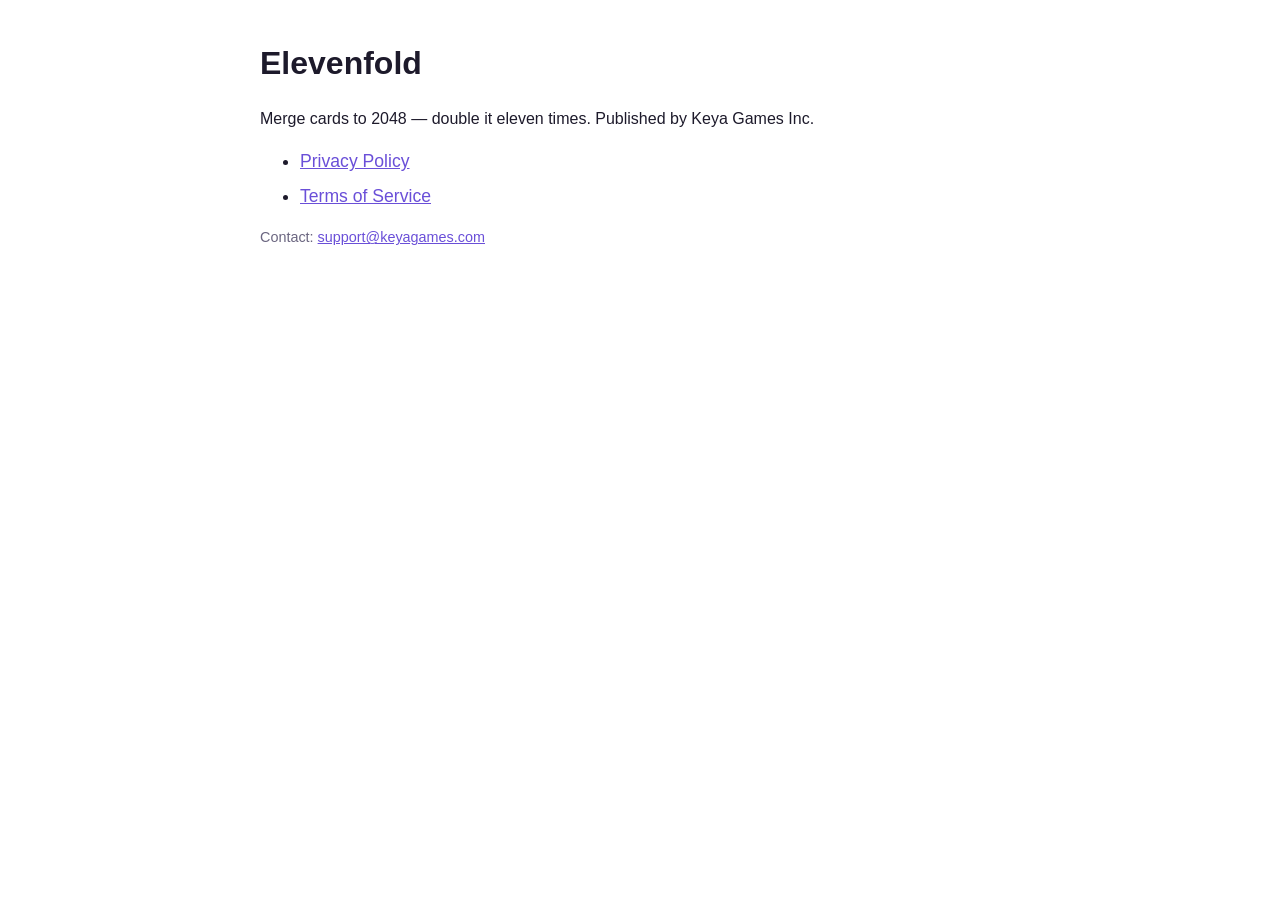
<file: index.html>
<!doctype html>
<html lang="en">
<head>
<meta charset="utf-8">
<meta name="viewport" content="width=device-width, initial-scale=1">
<title>Elevenfold</title>
<link rel="stylesheet" href="style.css">
</head>
<body>
<main>
<h1>Elevenfold</h1>
<p>Merge cards to 2048 — double it eleven times. Published by Keya Games Inc.</p>
<ul class="links">
  <li><a href="privacy-policy.html">Privacy Policy</a></li>
  <li><a href="terms-of-service.html">Terms of Service</a></li>
</ul>
<p class="meta">Contact: <a href="mailto:support@keyagames.com">support@keyagames.com</a></p>
</main>
</body>
</html>
</file>
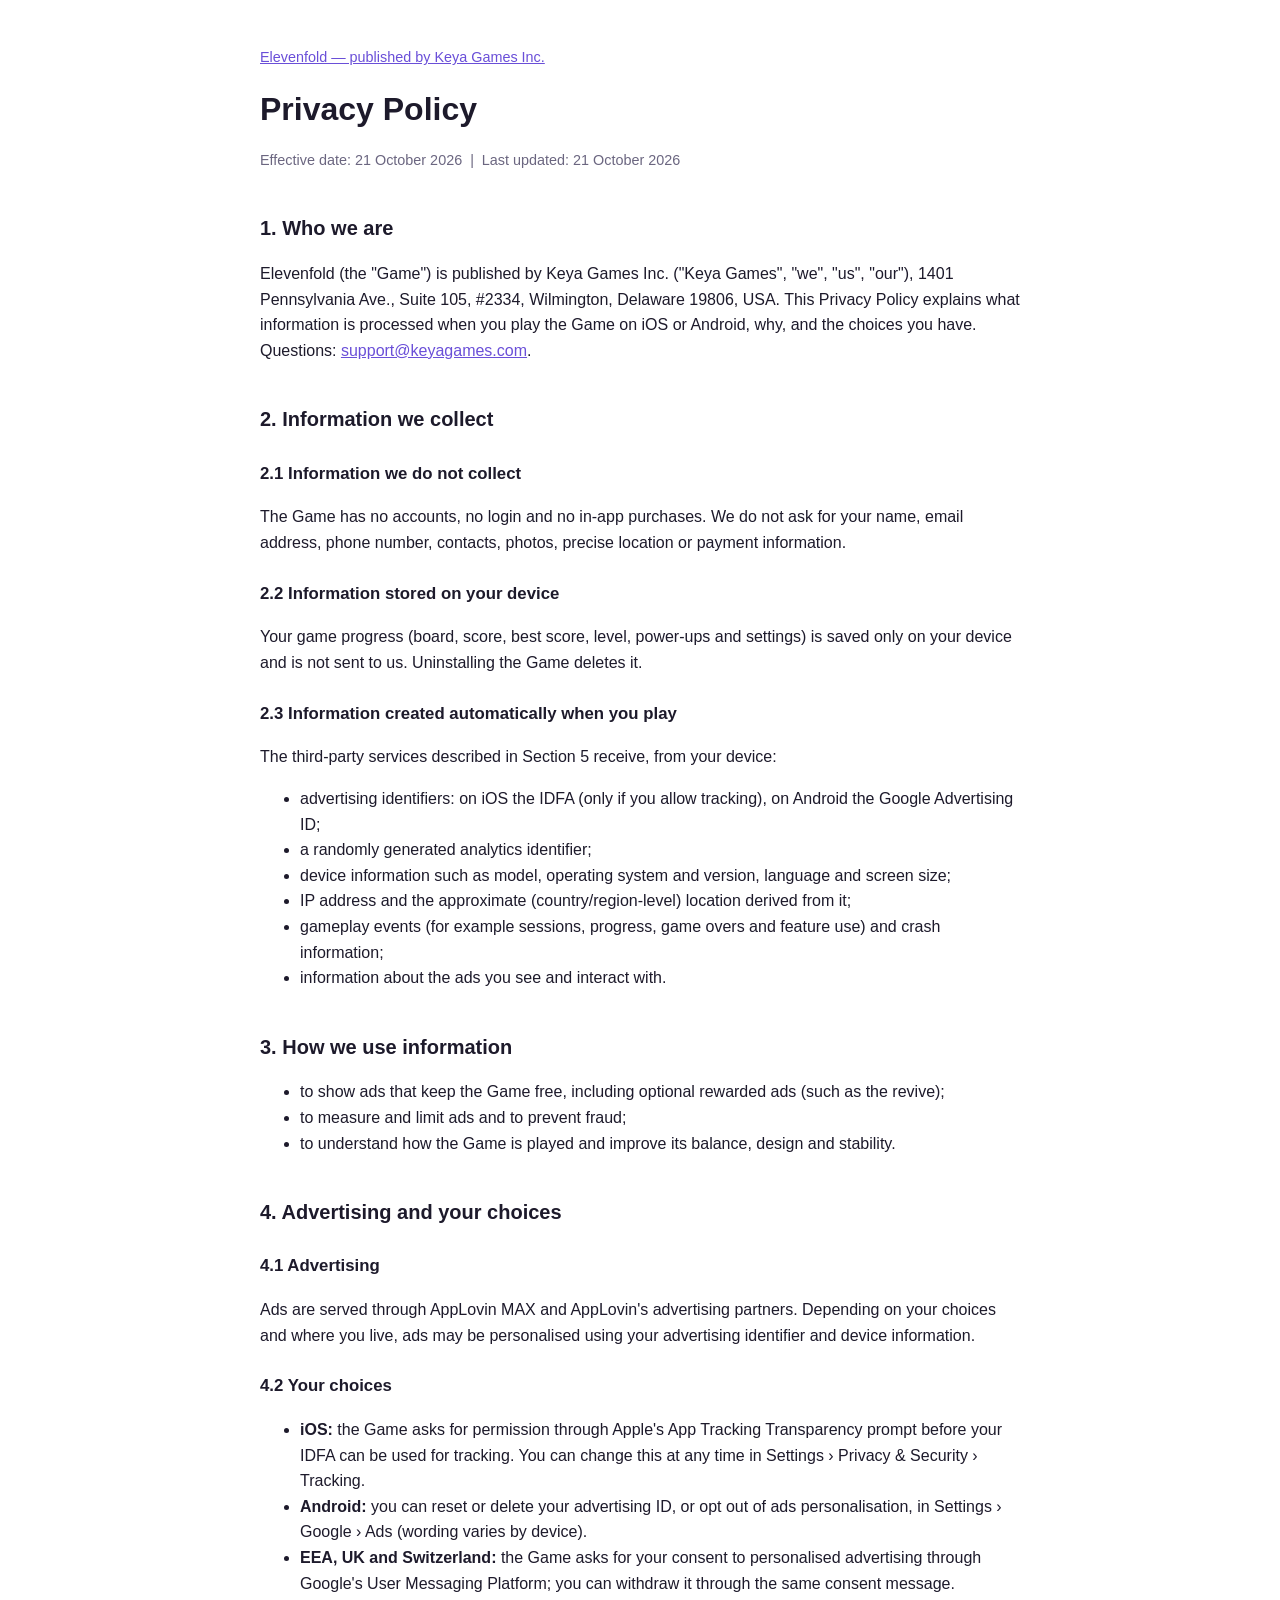
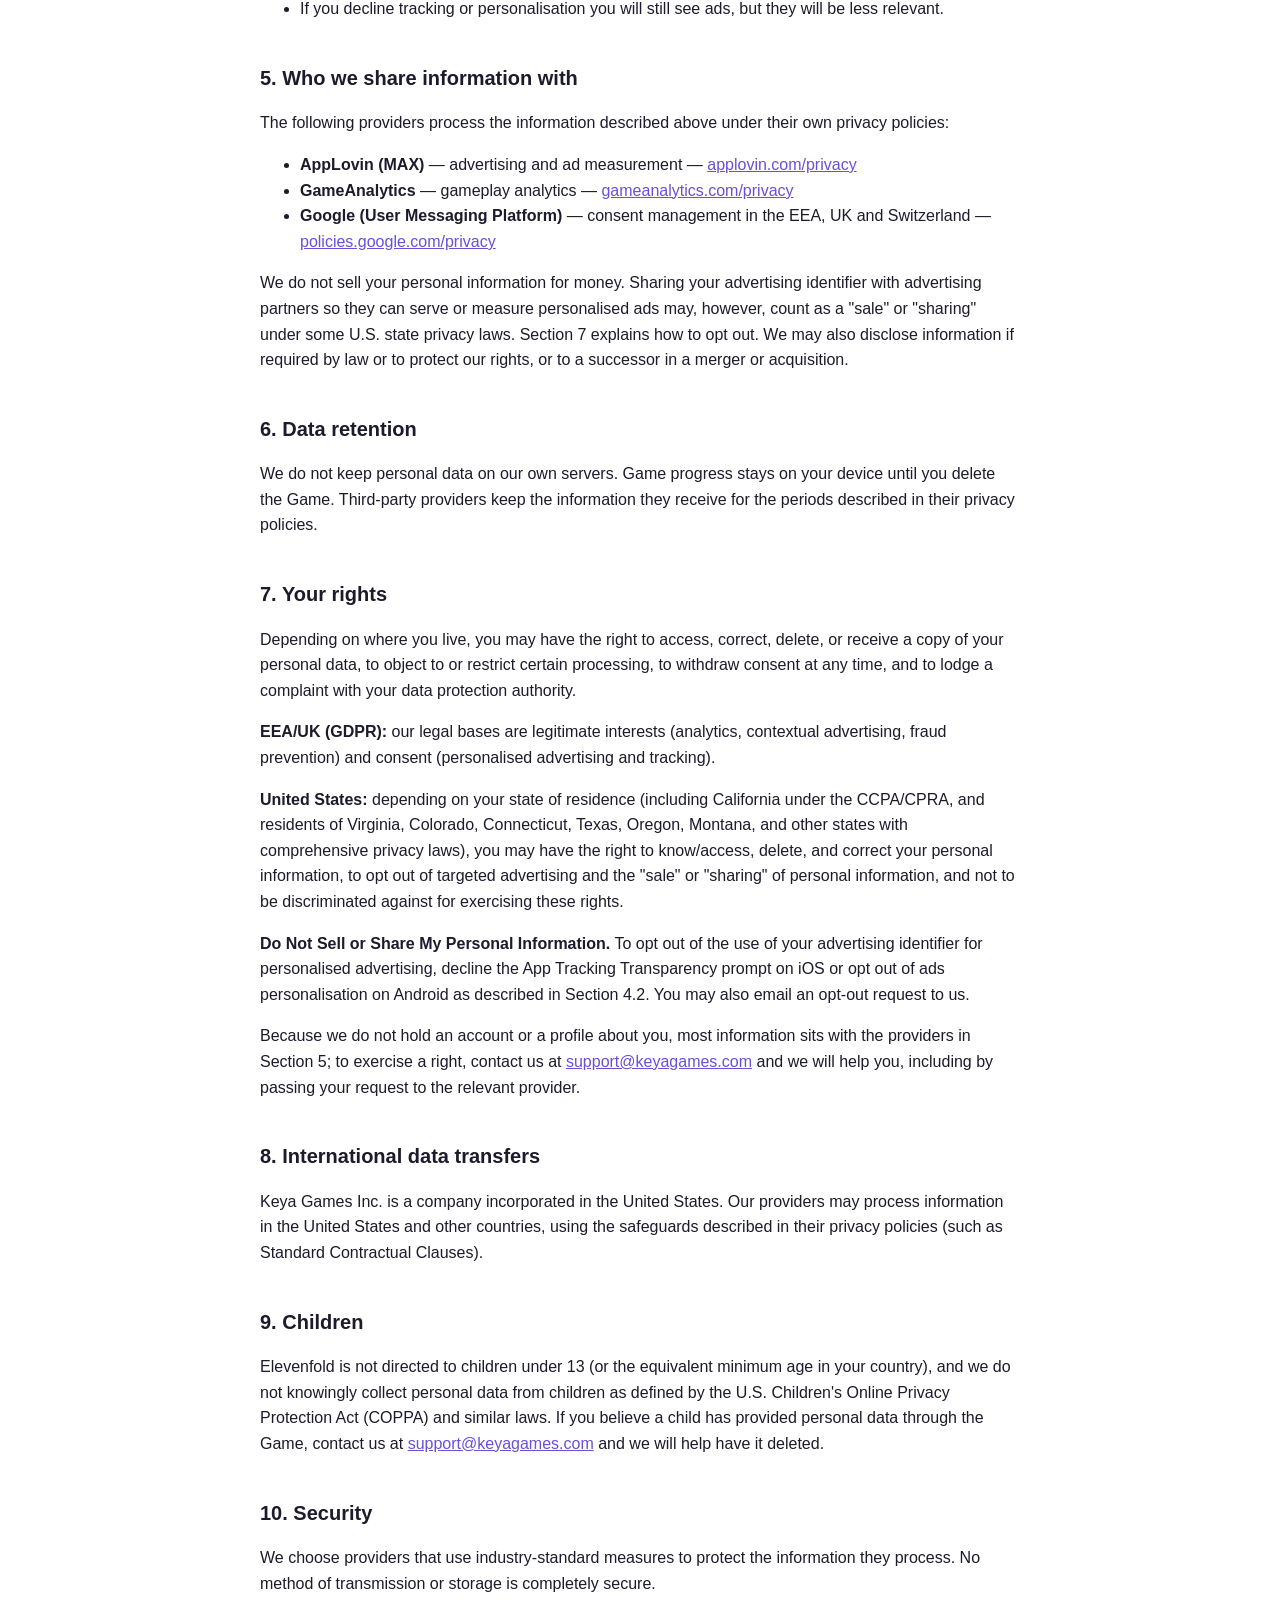
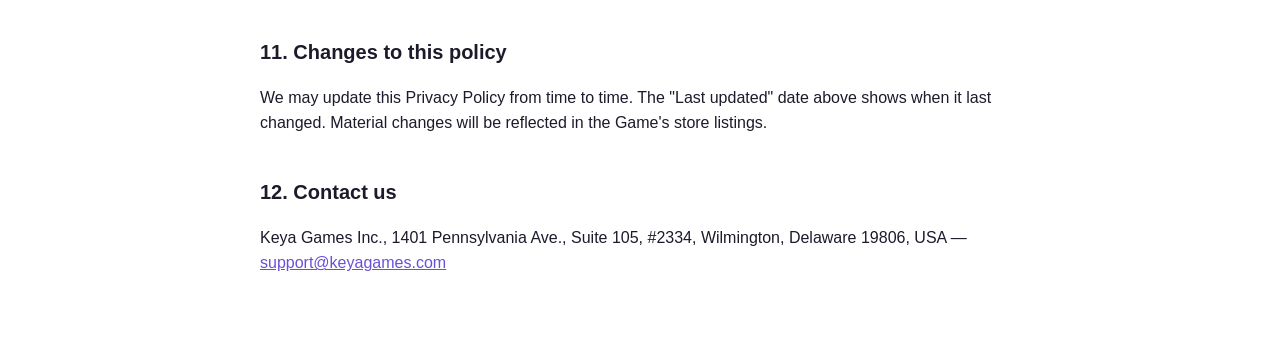
<file: privacy-policy.html>
<!doctype html>
<html lang="en">
<head>
<meta charset="utf-8">
<meta name="viewport" content="width=device-width, initial-scale=1">
<title>Privacy Policy — Elevenfold</title>
<link rel="stylesheet" href="style.css">
</head>
<body>
<main>
<p class="crumb"><a href="index.html">Elevenfold — published by Keya Games Inc.</a></p>
<h1>Privacy Policy</h1>
<p class="meta">Effective date: 21 October 2026 &nbsp;|&nbsp; Last updated: 21 October 2026</p>

<h2>1. Who we are</h2>
<p>Elevenfold (the "Game") is published by Keya Games Inc. ("Keya Games", "we", "us", "our"),
1401 Pennsylvania Ave., Suite 105, #2334, Wilmington, Delaware 19806, USA. This Privacy Policy explains what
information is processed when you play the Game on iOS or Android, why, and the choices you have. Questions:
<a href="mailto:support@keyagames.com">support@keyagames.com</a>.</p>

<h2>2. Information we collect</h2>
<h3>2.1 Information we do not collect</h3>
<p>The Game has no accounts, no login and no in-app purchases. We do not ask for your name, email address, phone
number, contacts, photos, precise location or payment information.</p>
<h3>2.2 Information stored on your device</h3>
<p>Your game progress (board, score, best score, level, power-ups and settings) is saved only on your device and is
not sent to us. Uninstalling the Game deletes it.</p>
<h3>2.3 Information created automatically when you play</h3>
<p>The third-party services described in Section 5 receive, from your device:</p>
<ul>
  <li>advertising identifiers: on iOS the IDFA (only if you allow tracking), on Android the Google Advertising ID;</li>
  <li>a randomly generated analytics identifier;</li>
  <li>device information such as model, operating system and version, language and screen size;</li>
  <li>IP address and the approximate (country/region-level) location derived from it;</li>
  <li>gameplay events (for example sessions, progress, game overs and feature use) and crash information;</li>
  <li>information about the ads you see and interact with.</li>
</ul>

<h2>3. How we use information</h2>
<ul>
  <li>to show ads that keep the Game free, including optional rewarded ads (such as the revive);</li>
  <li>to measure and limit ads and to prevent fraud;</li>
  <li>to understand how the Game is played and improve its balance, design and stability.</li>
</ul>

<h2>4. Advertising and your choices</h2>
<h3>4.1 Advertising</h3>
<p>Ads are served through AppLovin MAX and AppLovin's advertising partners. Depending on your choices and where you
live, ads may be personalised using your advertising identifier and device information.</p>
<h3>4.2 Your choices</h3>
<ul>
  <li><strong>iOS:</strong> the Game asks for permission through Apple's App Tracking Transparency prompt before your
    IDFA can be used for tracking. You can change this at any time in Settings › Privacy &amp; Security › Tracking.</li>
  <li><strong>Android:</strong> you can reset or delete your advertising ID, or opt out of ads personalisation, in
    Settings › Google › Ads (wording varies by device).</li>
  <li><strong>EEA, UK and Switzerland:</strong> the Game asks for your consent to personalised advertising through
    Google's User Messaging Platform; you can withdraw it through the same consent message.</li>
  <li>If you decline tracking or personalisation you will still see ads, but they will be less relevant.</li>
</ul>

<h2>5. Who we share information with</h2>
<p>The following providers process the information described above under their own privacy policies:</p>
<ul>
  <li><strong>AppLovin (MAX)</strong> — advertising and ad measurement —
    <a href="https://www.applovin.com/privacy/">applovin.com/privacy</a></li>
  <li><strong>GameAnalytics</strong> — gameplay analytics —
    <a href="https://gameanalytics.com/privacy">gameanalytics.com/privacy</a></li>
  <li><strong>Google (User Messaging Platform)</strong> — consent management in the EEA, UK and Switzerland —
    <a href="https://policies.google.com/privacy">policies.google.com/privacy</a></li>
</ul>
<p>We do not sell your personal information for money. Sharing your advertising identifier with advertising partners
so they can serve or measure personalised ads may, however, count as a "sale" or "sharing" under some U.S. state
privacy laws. Section 7 explains how to opt out. We may also disclose information if required by law or to protect
our rights, or to a successor in a merger or acquisition.</p>

<h2>6. Data retention</h2>
<p>We do not keep personal data on our own servers. Game progress stays on your device until you delete the Game.
Third-party providers keep the information they receive for the periods described in their privacy policies.</p>

<h2>7. Your rights</h2>
<p>Depending on where you live, you may have the right to access, correct, delete, or receive a copy of your personal
data, to object to or restrict certain processing, to withdraw consent at any time, and to lodge a complaint with your
data protection authority.</p>
<p><strong>EEA/UK (GDPR):</strong> our legal bases are legitimate interests (analytics, contextual advertising, fraud
prevention) and consent (personalised advertising and tracking).</p>
<p><strong>United States:</strong> depending on your state of residence (including California under the CCPA/CPRA,
and residents of Virginia, Colorado, Connecticut, Texas, Oregon, Montana, and other states with comprehensive privacy
laws), you may have the right to know/access, delete, and correct your personal information, to opt out of targeted
advertising and the "sale" or "sharing" of personal information, and not to be discriminated against for exercising
these rights.</p>
<p><strong>Do Not Sell or Share My Personal Information.</strong> To opt out of the use of your advertising
identifier for personalised advertising, decline the App Tracking Transparency prompt on iOS or opt out of ads
personalisation on Android as described in Section 4.2. You may also email an opt-out request to us.</p>
<p>Because we do not hold an account or a profile about you, most information sits with the providers in Section 5;
to exercise a right, contact us at <a href="mailto:support@keyagames.com">support@keyagames.com</a> and we will help
you, including by passing your request to the relevant provider.</p>

<h2>8. International data transfers</h2>
<p>Keya Games Inc. is a company incorporated in the United States. Our providers may process information in the
United States and other countries, using the safeguards described in their privacy policies (such as Standard
Contractual Clauses).</p>

<h2>9. Children</h2>
<p>Elevenfold is not directed to children under 13 (or the equivalent minimum age in your country), and we do not
knowingly collect personal data from children as defined by the U.S. Children's Online Privacy Protection Act
(COPPA) and similar laws. If you believe a child has provided personal data through the Game, contact us at
<a href="mailto:support@keyagames.com">support@keyagames.com</a> and we will help have it deleted.</p>

<h2>10. Security</h2>
<p>We choose providers that use industry-standard measures to protect the information they process. No method of
transmission or storage is completely secure.</p>

<h2>11. Changes to this policy</h2>
<p>We may update this Privacy Policy from time to time. The "Last updated" date above shows when it last changed.
Material changes will be reflected in the Game's store listings.</p>

<h2>12. Contact us</h2>
<p>Keya Games Inc., 1401 Pennsylvania Ave., Suite 105, #2334, Wilmington, Delaware 19806, USA —
<a href="mailto:support@keyagames.com">support@keyagames.com</a></p>
</main>
</body>
</html>
</file>
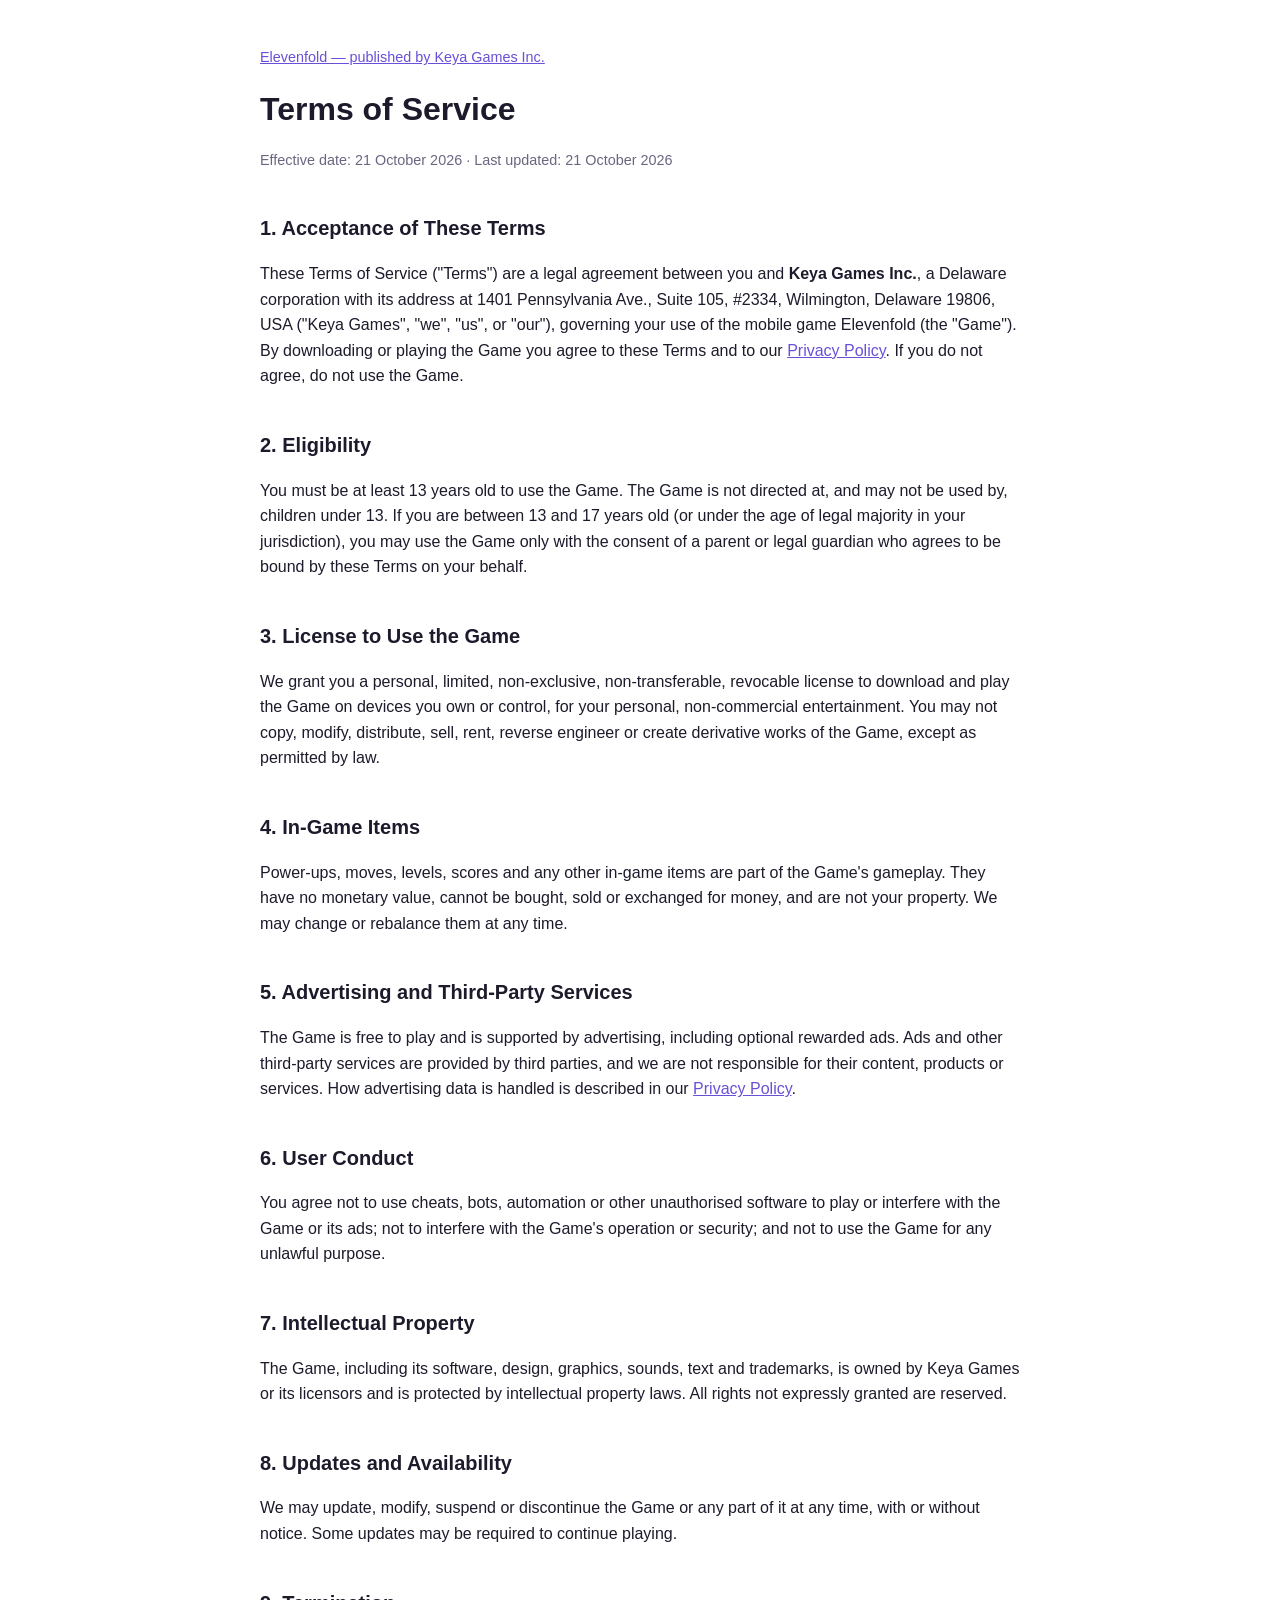
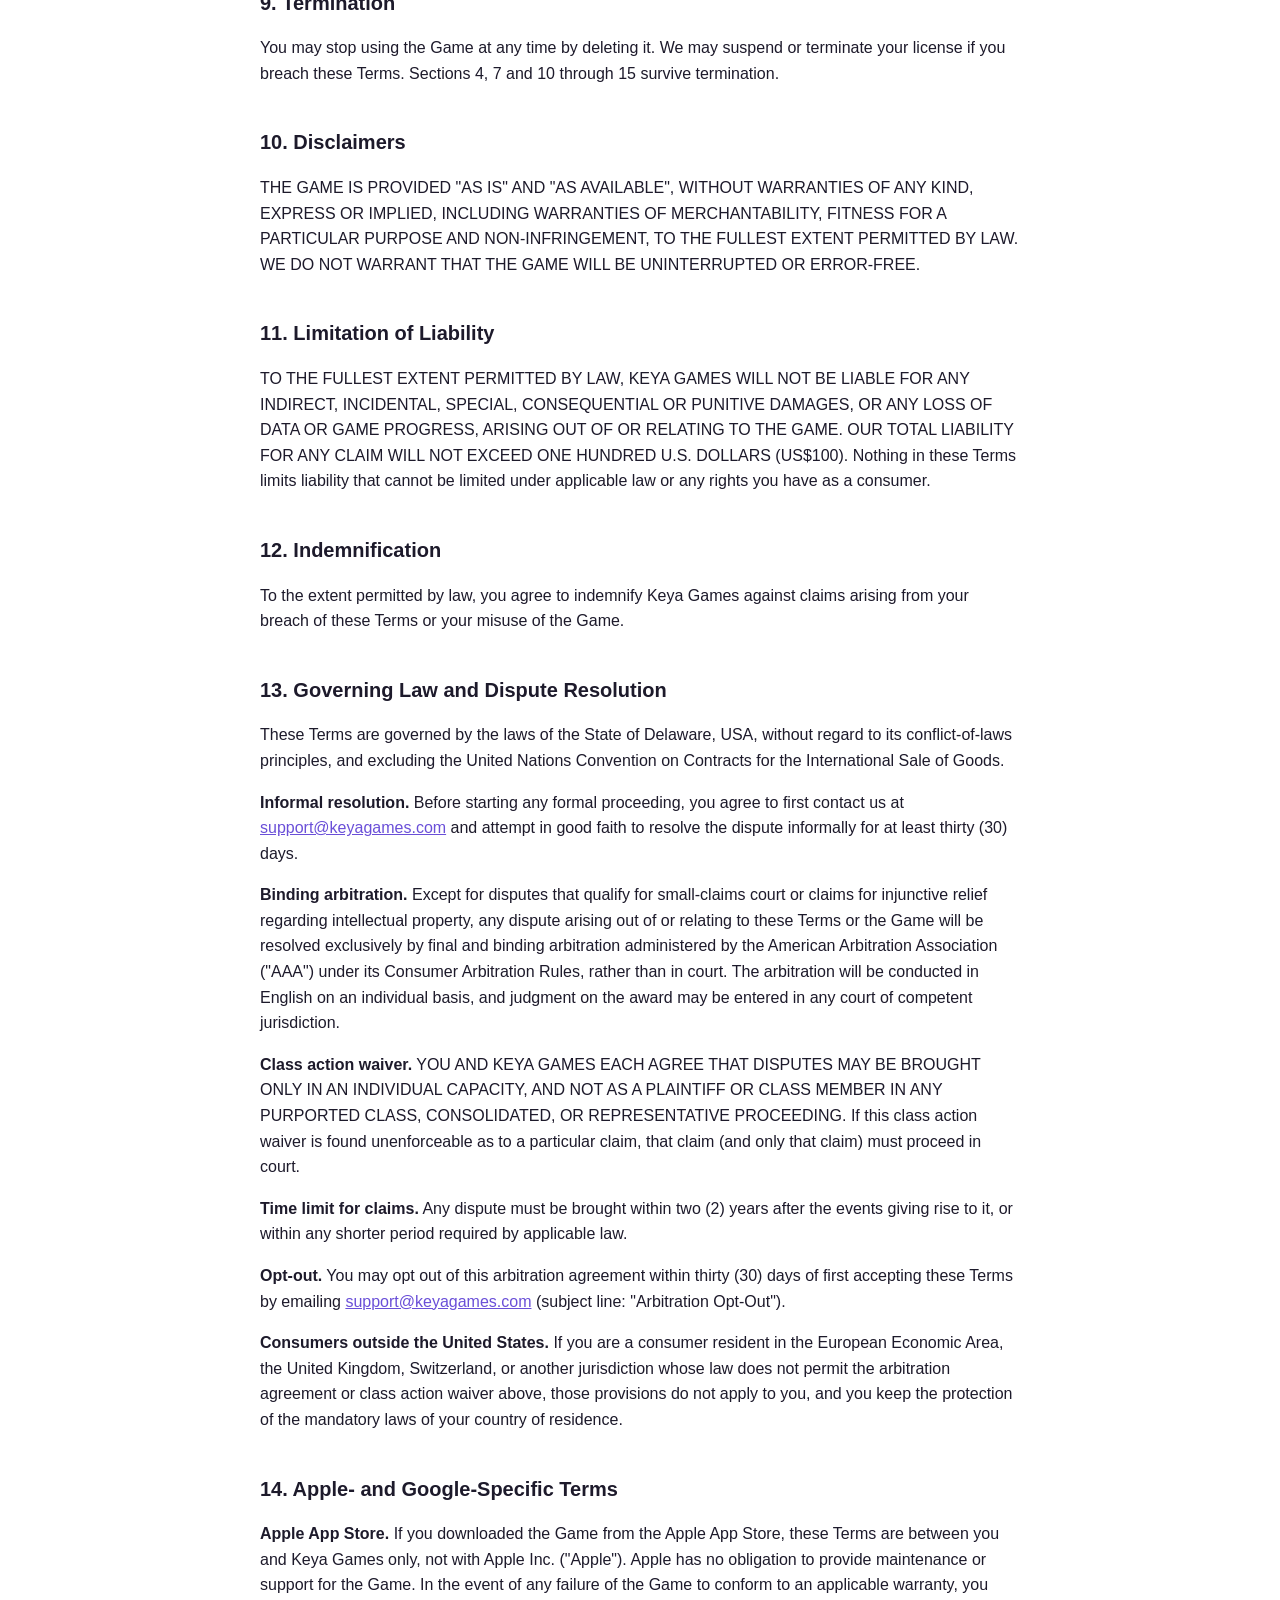
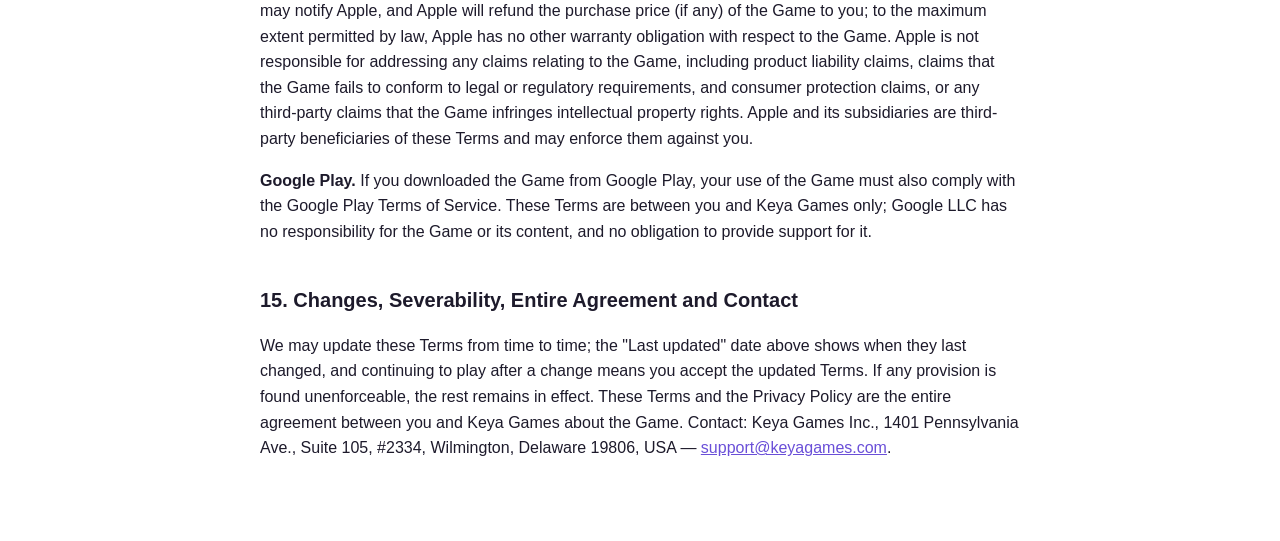
<file: terms-of-service.html>
<!doctype html>
<html lang="en">
<head>
<meta charset="utf-8">
<meta name="viewport" content="width=device-width, initial-scale=1">
<title>Terms of Service — Elevenfold</title>
<link rel="stylesheet" href="style.css">
</head>
<body>
<main>
<p class="crumb"><a href="index.html">Elevenfold — published by Keya Games Inc.</a></p>
<h1>Terms of Service</h1>
<p class="meta">Effective date: 21 October 2026 · Last updated: 21 October 2026</p>

<h2>1. Acceptance of These Terms</h2>
<p>These Terms of Service ("Terms") are a legal agreement between you and <strong>Keya Games Inc.</strong>, a
Delaware corporation with its address at 1401 Pennsylvania Ave., Suite 105, #2334, Wilmington, Delaware 19806, USA
("Keya Games", "we", "us", or "our"), governing your use of the mobile game Elevenfold (the "Game"). By downloading
or playing the Game you agree to these Terms and to our <a href="privacy-policy.html">Privacy Policy</a>. If you do
not agree, do not use the Game.</p>

<h2>2. Eligibility</h2>
<p>You must be at least 13 years old to use the Game. The Game is not directed at, and may not be used by, children
under 13. If you are between 13 and 17 years old (or under the age of legal majority in your jurisdiction), you may
use the Game only with the consent of a parent or legal guardian who agrees to be bound by these Terms on your
behalf.</p>

<h2>3. License to Use the Game</h2>
<p>We grant you a personal, limited, non-exclusive, non-transferable, revocable license to download and play the Game
on devices you own or control, for your personal, non-commercial entertainment. You may not copy, modify, distribute,
sell, rent, reverse engineer or create derivative works of the Game, except as permitted by law.</p>

<h2>4. In-Game Items</h2>
<p>Power-ups, moves, levels, scores and any other in-game items are part of the Game's gameplay. They have no
monetary value, cannot be bought, sold or exchanged for money, and are not your property. We may change or rebalance
them at any time.</p>

<h2>5. Advertising and Third-Party Services</h2>
<p>The Game is free to play and is supported by advertising, including optional rewarded ads. Ads and other
third-party services are provided by third parties, and we are not responsible for their content, products or
services. How advertising data is handled is described in our <a href="privacy-policy.html">Privacy Policy</a>.</p>

<h2>6. User Conduct</h2>
<p>You agree not to use cheats, bots, automation or other unauthorised software to play or interfere with the Game or
its ads; not to interfere with the Game's operation or security; and not to use the Game for any unlawful
purpose.</p>

<h2>7. Intellectual Property</h2>
<p>The Game, including its software, design, graphics, sounds, text and trademarks, is owned by Keya Games or its
licensors and is protected by intellectual property laws. All rights not expressly granted are reserved.</p>

<h2>8. Updates and Availability</h2>
<p>We may update, modify, suspend or discontinue the Game or any part of it at any time, with or without notice. Some
updates may be required to continue playing.</p>

<h2>9. Termination</h2>
<p>You may stop using the Game at any time by deleting it. We may suspend or terminate your license if you breach
these Terms. Sections 4, 7 and 10 through 15 survive termination.</p>

<h2>10. Disclaimers</h2>
<p>THE GAME IS PROVIDED "AS IS" AND "AS AVAILABLE", WITHOUT WARRANTIES OF ANY KIND, EXPRESS OR IMPLIED, INCLUDING
WARRANTIES OF MERCHANTABILITY, FITNESS FOR A PARTICULAR PURPOSE AND NON-INFRINGEMENT, TO THE FULLEST EXTENT PERMITTED
BY LAW. WE DO NOT WARRANT THAT THE GAME WILL BE UNINTERRUPTED OR ERROR-FREE.</p>

<h2>11. Limitation of Liability</h2>
<p>TO THE FULLEST EXTENT PERMITTED BY LAW, KEYA GAMES WILL NOT BE LIABLE FOR ANY INDIRECT, INCIDENTAL, SPECIAL,
CONSEQUENTIAL OR PUNITIVE DAMAGES, OR ANY LOSS OF DATA OR GAME PROGRESS, ARISING OUT OF OR RELATING TO THE GAME. OUR
TOTAL LIABILITY FOR ANY CLAIM WILL NOT EXCEED ONE HUNDRED U.S. DOLLARS (US$100). Nothing in these Terms limits
liability that cannot be limited under applicable law or any rights you have as a consumer.</p>

<h2>12. Indemnification</h2>
<p>To the extent permitted by law, you agree to indemnify Keya Games against claims arising from your breach of these
Terms or your misuse of the Game.</p>

<h2>13. Governing Law and Dispute Resolution</h2>
<p>These Terms are governed by the laws of the State of Delaware, USA, without regard to its conflict-of-laws
principles, and excluding the United Nations Convention on Contracts for the International Sale of Goods.</p>
<p><strong>Informal resolution.</strong> Before starting any formal proceeding, you agree to first contact us at
<a href="mailto:support@keyagames.com">support@keyagames.com</a> and attempt in good faith to resolve the dispute
informally for at least thirty (30) days.</p>
<p><strong>Binding arbitration.</strong> Except for disputes that qualify for small-claims court or claims for
injunctive relief regarding intellectual property, any dispute arising out of or relating to these Terms or the Game
will be resolved exclusively by final and binding arbitration administered by the American Arbitration Association
("AAA") under its Consumer Arbitration Rules, rather than in court. The arbitration will be conducted in English on an
individual basis, and judgment on the award may be entered in any court of competent jurisdiction.</p>
<p><strong>Class action waiver.</strong> YOU AND KEYA GAMES EACH AGREE THAT DISPUTES MAY BE BROUGHT ONLY IN AN
INDIVIDUAL CAPACITY, AND NOT AS A PLAINTIFF OR CLASS MEMBER IN ANY PURPORTED CLASS, CONSOLIDATED, OR REPRESENTATIVE
PROCEEDING. If this class action waiver is found unenforceable as to a particular claim, that claim (and only that
claim) must proceed in court.</p>
<p><strong>Time limit for claims.</strong> Any dispute must be brought within two (2) years after the events giving
rise to it, or within any shorter period required by applicable law.</p>
<p><strong>Opt-out.</strong> You may opt out of this arbitration agreement within thirty (30) days of first accepting
these Terms by emailing <a href="mailto:support@keyagames.com">support@keyagames.com</a> (subject line: "Arbitration
Opt-Out").</p>
<p><strong>Consumers outside the United States.</strong> If you are a consumer resident in the European Economic Area,
the United Kingdom, Switzerland, or another jurisdiction whose law does not permit the arbitration agreement or class
action waiver above, those provisions do not apply to you, and you keep the protection of the mandatory laws of your
country of residence.</p>

<h2>14. Apple- and Google-Specific Terms</h2>
<p><strong>Apple App Store.</strong> If you downloaded the Game from the Apple App Store, these Terms are between you
and Keya Games only, not with Apple Inc. ("Apple"). Apple has no obligation to provide maintenance or support for the
Game. In the event of any failure of the Game to conform to an applicable warranty, you may notify Apple, and Apple
will refund the purchase price (if any) of the Game to you; to the maximum extent permitted by law, Apple has no other
warranty obligation with respect to the Game. Apple is not responsible for addressing any claims relating to the Game,
including product liability claims, claims that the Game fails to conform to legal or regulatory requirements, and
consumer protection claims, or any third-party claims that the Game infringes intellectual property rights. Apple and
its subsidiaries are third-party beneficiaries of these Terms and may enforce them against you.</p>
<p><strong>Google Play.</strong> If you downloaded the Game from Google Play, your use of the Game must also comply
with the Google Play Terms of Service. These Terms are between you and Keya Games only; Google LLC has no
responsibility for the Game or its content, and no obligation to provide support for it.</p>

<h2>15. Changes, Severability, Entire Agreement and Contact</h2>
<p>We may update these Terms from time to time; the "Last updated" date above shows when they last changed, and
continuing to play after a change means you accept the updated Terms. If any provision is found unenforceable, the
rest remains in effect. These Terms and the Privacy Policy are the entire agreement between you and Keya Games about
the Game. Contact: Keya Games Inc., 1401 Pennsylvania Ave., Suite 105, #2334, Wilmington, Delaware 19806, USA —
<a href="mailto:support@keyagames.com">support@keyagames.com</a>.</p>
</main>
</body>
</html>
</file>
<file: style.css>
:root { color-scheme: light dark; --ink: #1d1a2b; --muted: #6b6680; --accent: #6a4fd8; --bg: #ffffff; }
@media (prefers-color-scheme: dark) { :root { --ink: #ece9f7; --muted: #a49fbd; --accent: #b39dff; --bg: #17122a; } }
body { margin: 0; background: var(--bg); color: var(--ink); font: 16px/1.6 -apple-system, BlinkMacSystemFont, "Segoe UI", Roboto, sans-serif; }
main { max-width: 760px; margin: 0 auto; padding: 32px 16px 64px; }
h1 { font-size: 2rem; margin: 0.2em 0 0.1em; }
h2 { font-size: 1.25rem; margin-top: 2em; }
h3 { font-size: 1.05rem; margin-top: 1.5em; }
a { color: var(--accent); }
.meta, .crumb { color: var(--muted); font-size: 0.9rem; }
.links li { margin: 0.4em 0; font-size: 1.1rem; }
</file>
